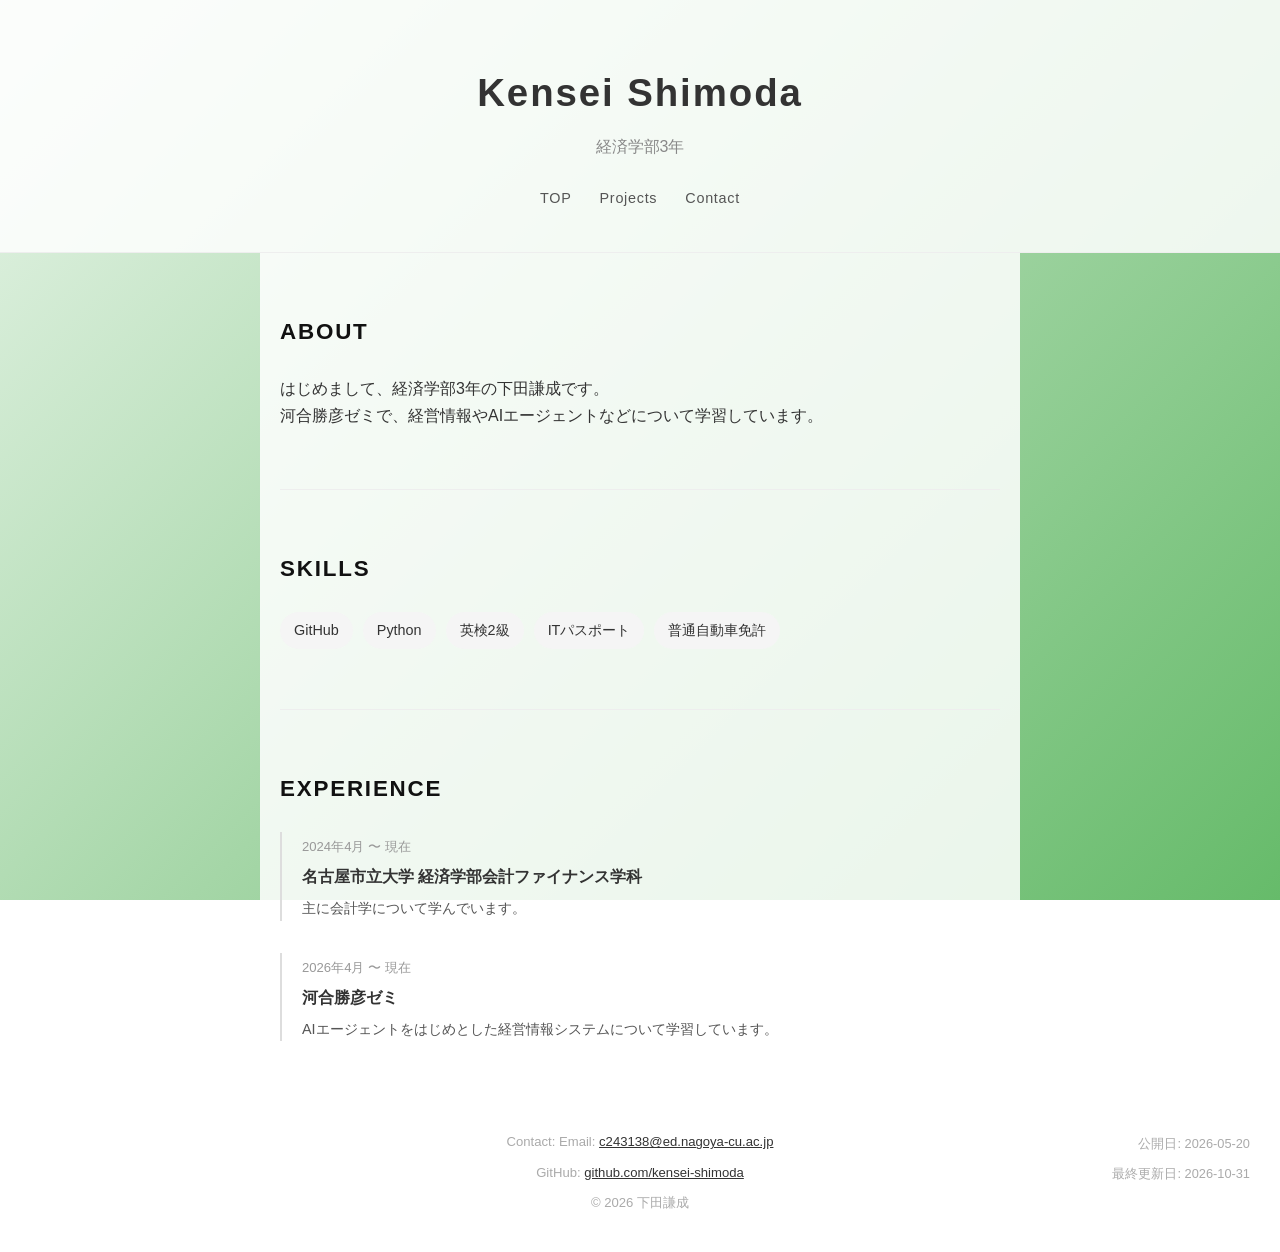
<file: index.html>
<!DOCTYPE html>
<html lang="ja">
<head>
  <meta charset="UTF-8">
  <meta name="viewport" content="width=device-width, initial-scale=1.0">
  <title>Portfolio</title>
  <link rel="stylesheet" href="style.css">
</head>
<body>
  <header>
    <h1>Kensei Shimoda</h1>
    <p class="tagline">経済学部3年</p>
    <nav>
      <div class="dropdown">
        <a href="#about" class="dropdown-toggle">TOP</a>
        <div class="dropdown-menu">
          <a href="#about">About</a>
          <a href="#skills">Skills</a>
          <a href="#experience">Experience</a>
        </div>
      </div>
      <div class="dropdown">
        <a href="projects.html" class="dropdown-toggle">Projects</a>
        <div class="dropdown-menu">
          <a href="projects.html#blog">Blog</a>
          <a href="projects.html#webapp">Web App</a>
          <a href="projects.html#wandervogel">Wandervogel</a>
        </div>
      </div>
      <a href="#contact" class="scroll-bottom">Contact</a>
    </nav>
  </header>

  <main>
    <section id="about">
      <h2>About</h2>
      <p>はじめまして、経済学部3年の下田謙成です。<br>河合勝彦ゼミで、経営情報やAIエージェントなどについて学習しています。</p>
    </section>

    <section id="skills">
      <h2>Skills</h2>
      <ul class="skills-list">
        <li>GitHub</li>
        <li>Python</li>
        <li>英検2級</li>
        <li>ITパスポート</li>
        <li>普通自動車免許</li>
      </ul>
    </section>

    <section id="experience">
      <h2>Experience</h2>
      <div class="timeline">
        <div class="timeline-item">
          <span class="period">2024年4月 〜 現在</span>
          <h3>名古屋市立大学 経済学部会計ファイナンス学科</h3>
          <p>主に会計学について学んでいます。</p>
        </div>
        <div class="timeline-item">
          <span class="period">2026年4月 〜 現在</span>
          <h3>河合勝彦ゼミ</h3>
          <p>AIエージェントをはじめとした経営情報システムについて学習しています。</p>
        </div>
      </div>
    </section>

  </main>

  <footer id="contact">
    <p>Contact: Email: <a href="mailto:c243138@ed.nagoya-cu.ac.jp">c243138@ed.nagoya-cu.ac.jp</a></p>
    <p>GitHub: <a href="https://github.com/kensei-shimoda" target="_blank">github.com/kensei-shimoda</a></p>
    <div class="site-dates">
      <p>公開日: 2026-05-20</p>
      <p>最終更新日: 2026-10-31</p>
    </div>
    <p>&copy; 2026 下田謙成</p>
  </footer>
  <button id="back-to-top" aria-label="トップへ戻る">↑</button>

  <script>
    const btn = document.getElementById('back-to-top');
    window.addEventListener('scroll', () => {
      btn.classList.toggle('visible', window.scrollY > 50);
    });
    btn.addEventListener('click', () => {
      window.scrollTo({ top: 0, behavior: 'smooth' });
    });

    document.querySelector('.scroll-bottom').addEventListener('click', (e) => {
      e.preventDefault();
      window.scrollTo({ top: document.body.scrollHeight, behavior: 'smooth' });
    });
  </script>
</body>
</html>
</file>
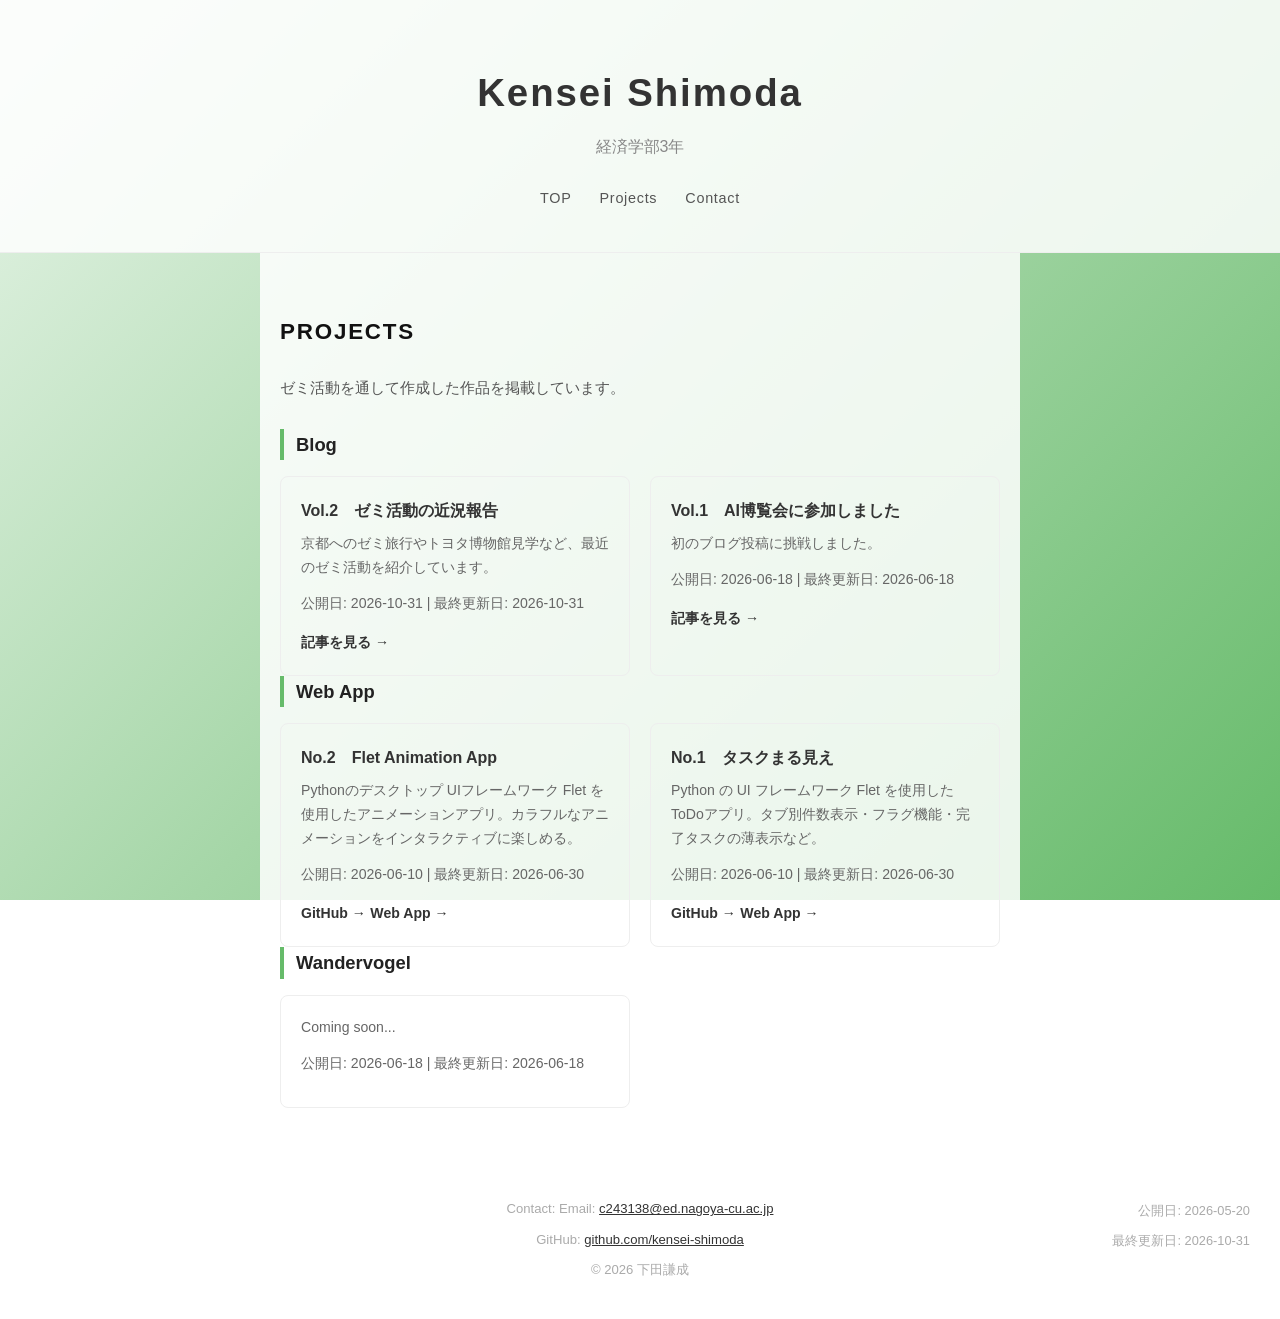
<file: projects.html>
<!DOCTYPE html>
<html lang="ja">
<head>
  <meta charset="UTF-8">
  <meta name="viewport" content="width=device-width, initial-scale=1.0">
  <title>Projects - Portfolio</title>
  <link rel="stylesheet" href="style.css">
</head>
<body>
  <header>
    <h1>Kensei Shimoda</h1>
    <p class="tagline">経済学部3年</p>
    <nav>
      <div class="dropdown">
        <a href="index.html#about" class="dropdown-toggle">TOP</a>
        <div class="dropdown-menu">
          <a href="index.html#about">About</a>
          <a href="index.html#skills">Skills</a>
          <a href="index.html#experience">Experience</a>
        </div>
      </div>
      <div class="dropdown">
        <a href="projects.html" class="dropdown-toggle">Projects</a>
        <div class="dropdown-menu">
          <a href="#blog">Blog</a>
          <a href="#webapp">Web App</a>
          <a href="#wandervogel">Wandervogel</a>
        </div>
      </div>
      <a href="#contact" class="scroll-bottom">Contact</a>
    </nav>
  </header>

  <main>
    <section id="projects">
      <h2>Projects</h2>
      <p class="projects-intro">ゼミ活動を通して作成した作品を掲載しています。</p>
      <h3 id="blog" class="projects-category">Blog</h3>
      <div class="projects-grid">
        <div class="project-card">
          <h3>Vol.2　ゼミ活動の近況報告</h3>
          <p>京都へのゼミ旅行やトヨタ博物館見学など、最近のゼミ活動を紹介しています。</p>
          <p class="dates">公開日: 2026-10-31 | 最終更新日: 2026-10-31</p>
          <a href="https://ideamarkets.info/archives/4623" target="_blank">記事を見る →</a>
        </div>
        <div class="project-card">
          <h3>Vol.1　AI博覧会に参加しました</h3>
          <p>初のブログ投稿に挑戦しました。</p>
          <p class="dates">公開日: 2026-06-18 | 最終更新日: 2026-06-18</p>
          <a href="https://ideamarkets.info/archives/4272" target="_blank">記事を見る →</a>
        </div>
      </div>
      <h3 id="webapp" class="projects-category">Web App</h3>
      <div class="projects-grid">
        <div class="project-card">
          <h3>No.2　Flet Animation App</h3>
          <p>Pythonのデスクトップ UIフレームワーク Flet を使用したアニメーションアプリ。カラフルなアニメーションをインタラクティブに楽しめる。</p>
          <p class="dates">公開日: 2026-06-10 | 最終更新日: 2026-06-30</p>
          <a href="https://github.com/kensei-shimoda/my-kiro-samples" target="_blank">GitHub →</a>
          <a href="https://kensei-shimoda.github.io/my-kiro-samples/" target="_blank">Web App →</a>
        </div>
        <div class="project-card">
          <h3>No.1　タスクまる見え</h3>
          <p>Python の UI フレームワーク Flet を使用したToDoアプリ。タブ別件数表示・フラグ機能・完了タスクの薄表示など。</p>
          <p class="dates">公開日: 2026-06-10 | 最終更新日: 2026-06-30</p>
          <a href="https://github.com/kensei-shimoda/kklab-flet-simple-todo" target="_blank">GitHub →</a>
          <a href="https://kensei-shimoda.github.io/kklab-flet-simple-todo/" target="_blank">Web App →</a>
        </div>
      </div>
      <h3 id="wandervogel" class="projects-category">Wandervogel</h3>
      <div class="projects-grid">
        <div class="project-card">
          <p>Coming soon...</p>
          <p class="dates">公開日: 2026-06-18 | 最終更新日: 2026-06-18</p>
        </div>
      </div>
    </section>
  </main>

  <footer id="contact">
    <p>Contact: Email: <a href="mailto:c243138@ed.nagoya-cu.ac.jp">c243138@ed.nagoya-cu.ac.jp</a></p>
    <p>GitHub: <a href="https://github.com/kensei-shimoda" target="_blank">github.com/kensei-shimoda</a></p>
    <div class="site-dates">
      <p>公開日: 2026-05-20</p>
      <p>最終更新日: 2026-10-31</p>
    </div>
    <p>&copy; 2026 下田謙成</p>
  </footer>
  <button id="back-to-top" aria-label="トップへ戻る">↑</button>

  <script>
    const btn = document.getElementById('back-to-top');
    window.addEventListener('scroll', () => {
      btn.classList.toggle('visible', window.scrollY > 50);
    });
    btn.addEventListener('click', () => {
      window.scrollTo({ top: 0, behavior: 'smooth' });
    });

    document.querySelector('.scroll-bottom').addEventListener('click', (e) => {
      e.preventDefault();
      window.scrollTo({ top: document.body.scrollHeight, behavior: 'smooth' });
    });

    // Scroll dropdown links to center of viewport
    document.querySelectorAll('.dropdown-menu a[href^="#"]').forEach(link => {
      link.addEventListener('click', (e) => {
        const targetId = link.getAttribute('href').substring(1);
        const target = document.getElementById(targetId);
        if (target) {
          e.preventDefault();
          const top = target.getBoundingClientRect().top + window.scrollY - (window.innerHeight / 2) + (target.offsetHeight / 2);
          window.scrollTo({ top: Math.max(0, top), behavior: 'smooth' });
        }
      });
    });
  </script>
</body>
</html>
</file>
<file: style.css>
* {
  margin: 0;
  padding: 0;
  box-sizing: border-box;
}

body {
  font-family: 'Helvetica Neue', Arial, 'Hiragino Sans', sans-serif;
  color: #333;
  background: linear-gradient(135deg, #e8f5e9, #a5d6a7, #66bb6a);
  background-attachment: fixed;
  line-height: 1.7;
}

/* Header */
header {
  position: relative;
  text-align: center;
  padding: 60px 20px 40px;
  border-bottom: 1px solid #eee;
  background: rgba(255, 255, 255, 0.85);
}

/* Footer dates */
footer {
  position: relative;
  text-align: center;
  padding: 30px;
  font-size: 0.82rem;
  color: #aaa;
  background: rgba(255, 255, 255, 0.85);
}

footer .site-dates {
  position: absolute;
  top: 30px;
  right: 30px;
  text-align: right;
  font-size: 0.8rem;
  color: #aaa;
}

footer .site-dates p {
  margin: 2px 0;
}

header h1 {
  font-size: 2.4rem;
  font-weight: 700;
  letter-spacing: 0.05em;
}

.tagline {
  color: #888;
  margin: 8px 0 24px;
  font-size: 1rem;
}

nav {
  display: flex;
  justify-content: center;
  align-items: center;
  gap: 28px;
}

nav > a {
  text-decoration: none;
  color: #555;
  font-size: 0.9rem;
  letter-spacing: 0.05em;
}

nav > a:hover {
  color: #000;
}

/* Dropdown */
.dropdown {
  position: relative;
  display: inline-block;
}

.dropdown-toggle {
  text-decoration: none;
  color: #555;
  font-size: 0.9rem;
  letter-spacing: 0.05em;
  cursor: pointer;
}

.dropdown-toggle:hover {
  color: #000;
}

.dropdown-menu {
  position: absolute;
  top: 100%;
  left: 50%;
  transform: translateX(-50%);
  background: #fff;
  border: 1px solid #eee;
  border-radius: 6px;
  padding: 8px 0;
  min-width: 140px;
  box-shadow: 0 4px 12px rgba(0, 0, 0, 0.1);
  opacity: 0;
  visibility: hidden;
  transition: opacity 0.2s, visibility 0.2s;
  z-index: 100;
}

.dropdown:hover .dropdown-menu {
  opacity: 1;
  visibility: visible;
}

.dropdown-menu a {
  display: block;
  padding: 8px 16px;
  text-decoration: none;
  color: #555;
  font-size: 0.85rem;
}

.dropdown-menu a:hover {
  background: #f5f5f5;
  color: #000;
}

/* Main */
main {
  max-width: 760px;
  margin: 0 auto;
  padding: 0 20px;
  background: rgba(255, 255, 255, 0.85);
}

section {
  padding: 60px 0;
  border-bottom: 1px solid #eee;
}

section:last-child {
  border-bottom: none;
}

h2 {
  font-size: 1.4rem;
  font-weight: 700;
  margin-bottom: 24px;
  letter-spacing: 0.08em;
  text-transform: uppercase;
  color: #111;
}

/* Skills */
.skills-list {
  list-style: none;
  display: flex;
  flex-wrap: wrap;
  gap: 10px;
}

.skills-list li {
  background: #f5f5f5;
  padding: 6px 14px;
  border-radius: 20px;
  font-size: 0.9rem;
}

/* Timeline */
.timeline {
  display: flex;
  flex-direction: column;
  gap: 32px;
}

.timeline-item {
  padding-left: 20px;
  border-left: 2px solid #ddd;
}

.period {
  font-size: 0.82rem;
  color: #999;
}

.timeline-item h3 {
  font-size: 1rem;
  margin: 4px 0 6px;
}

.timeline-item p {
  font-size: 0.9rem;
  color: #555;
}

/* Projects */
.projects-intro {
  font-size: 0.95rem;
  color: #555;
  margin-bottom: 28px;
}

.projects-category {
  font-size: 1.15rem;
  font-weight: 700;
  margin-bottom: 16px;
  color: #222;
  border-left: 4px solid #66bb6a;
  padding-left: 12px;
  scroll-margin-top: 40vh;
}

.projects-grid {
  display: grid;
  grid-template-columns: repeat(auto-fill, minmax(280px, 1fr));
  gap: 20px;
}

.project-card {
  border: 1px solid #eee;
  border-radius: 8px;
  padding: 20px;
  transition: transform 0.3s ease, box-shadow 0.3s ease;
}

.project-card:hover {
  transform: scale(1.05);
  box-shadow: 0 8px 24px rgba(0, 0, 0, 0.12);
}

.project-card h3 {
  font-size: 1rem;
  margin-bottom: 8px;
}

.project-card p {
  font-size: 0.88rem;
  color: #666;
  margin-bottom: 12px;
}

.project-card a {
  font-size: 0.88rem;
  color: #333;
  text-decoration: none;
  font-weight: 600;
}

.project-card a:hover {
  text-decoration: underline;
}

/* Contact */
#contact p {
  margin-bottom: 8px;
}

#contact a {
  color: #333;
}

/* Footer */
footer {
  text-align: center;
  padding: 30px;
  font-size: 0.82rem;
  color: #aaa;
  background: rgba(255, 255, 255, 0.85);
}

/* Back to Top Button */
#back-to-top {
  position: fixed;
  bottom: 30px;
  right: 30px;
  width: 44px;
  height: 44px;
  border: none;
  border-radius: 50%;
  background: #333;
  color: #fff;
  font-size: 1.2rem;
  cursor: pointer;
  opacity: 0;
  visibility: hidden;
  transition: opacity 0.3s, visibility 0.3s;
  z-index: 1000;
}

#back-to-top.visible {
  opacity: 0.8;
  visibility: visible;
}

#back-to-top:hover {
  opacity: 1;
}
</file>
